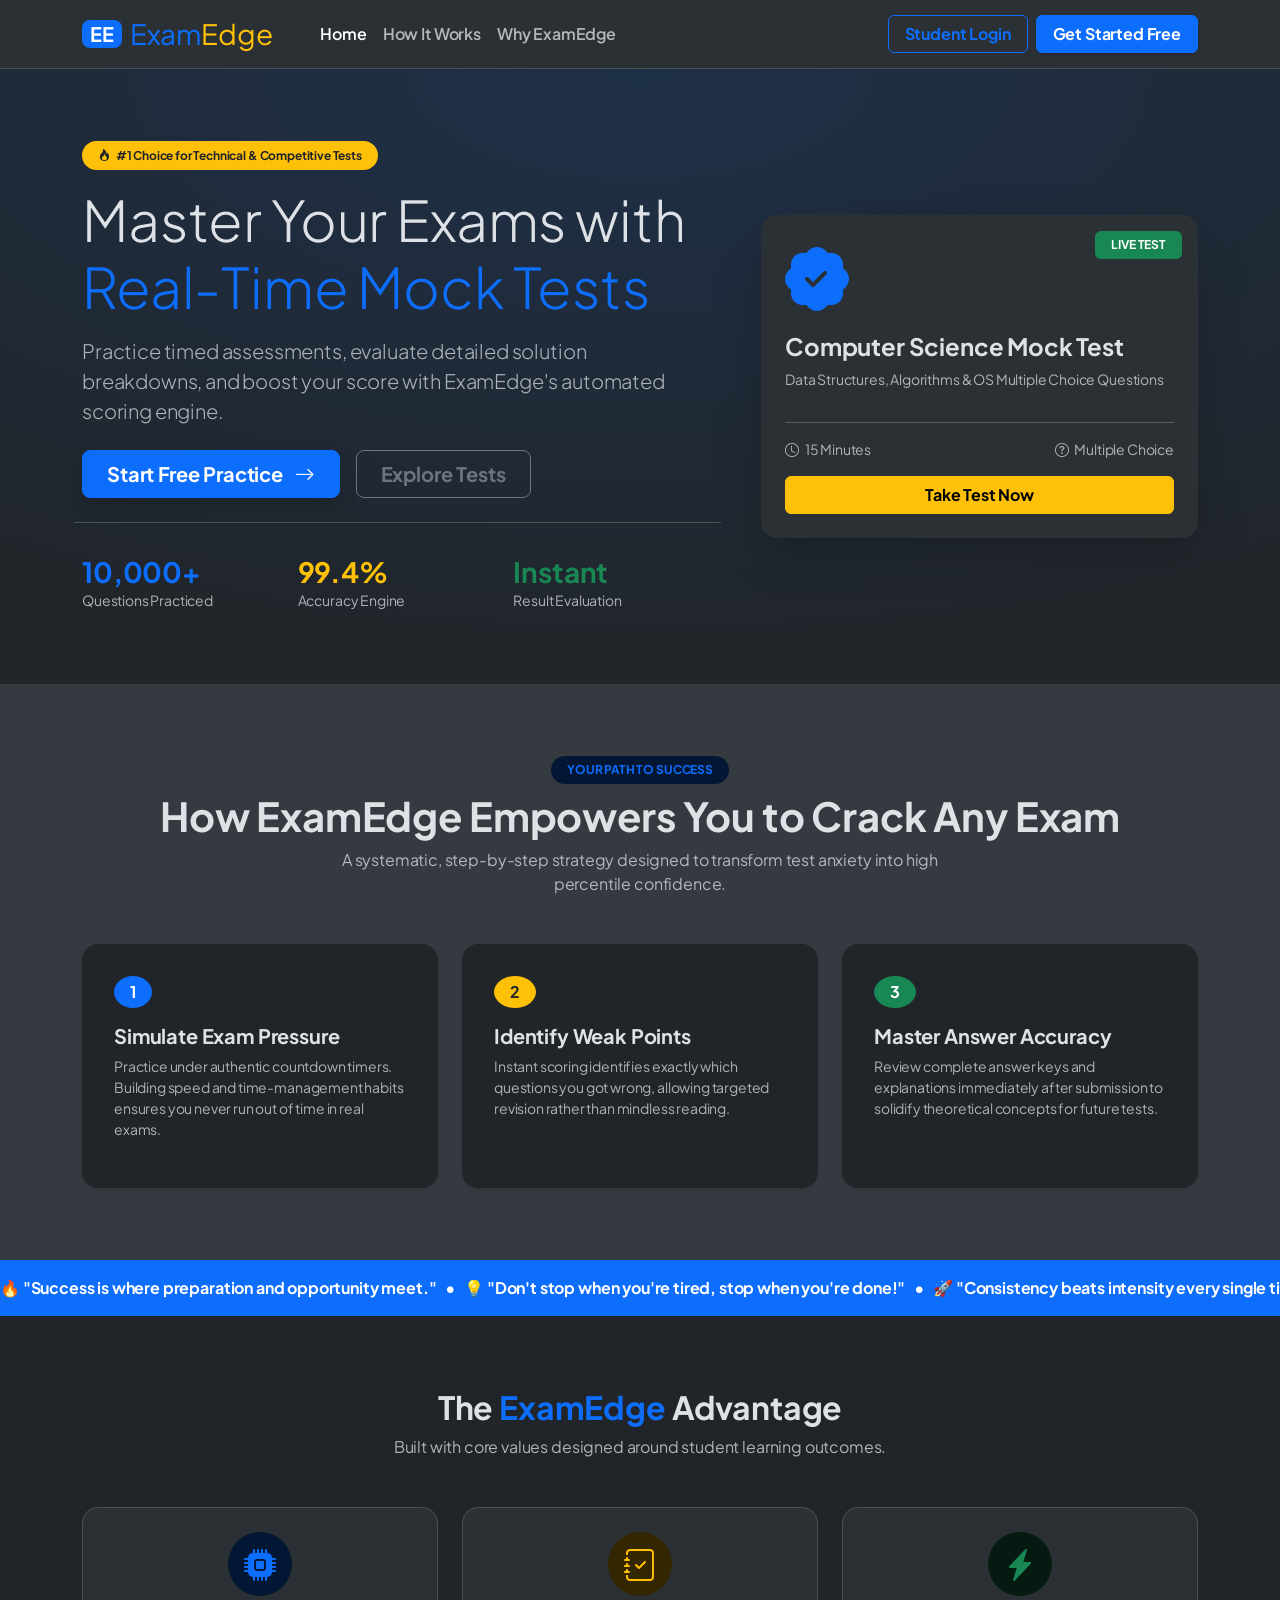
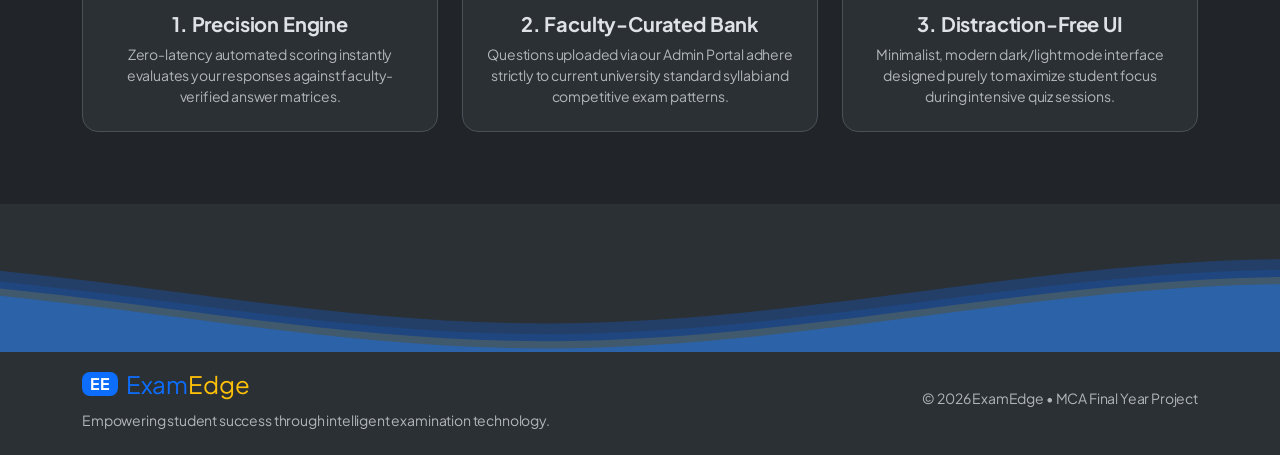
<file: index.html>
<!DOCTYPE html>
<html lang="en" data-bs-theme="dark">
<head>
  <meta charset="UTF-8">
  <meta name="viewport" content="width=device-width, initial-scale=1.0">
  <title>ExamEdge - India's Premier Online Test & Quiz Platform</title>
  <!-- Bootstrap 5 CSS -->
  <link href="https://cdn.jsdelivr.net/npm/bootstrap@5.3.2/dist/css/bootstrap.min.css" rel="stylesheet">
  <!-- Bootstrap Icons -->
  <link href="https://cdn.jsdelivr.net/npm/bootstrap-icons@1.11.1/font/bootstrap-icons.css" rel="stylesheet">
  <link rel="stylesheet" href="css/style.css">
</head>
<body>

  <!-- Navbar -->
  <nav class="navbar navbar-expand-lg border-bottom sticky-top bg-body-tertiary">
    <div class="container">
      <a class="navbar-brand fw-extrabold text-primary d-flex align-items-center gap-2 fs-3" href="index.html">
        <span class="badge bg-primary text-white rounded-3 px-2 py-1 fs-5">EE</span>
        <span>Exam<span class="text-warning">Edge</span></span>
      </a>
      <button class="navbar-toggler" type="button" data-bs-toggle="collapse" data-bs-target="#navbarNav">
        <span class="navbar-toggler-icon"></span>
      </button>
      <div class="collapse navbar-collapse" id="navbarNav">
        <ul class="navbar-nav me-auto ms-lg-4 mb-2 mb-lg-0 fw-semibold">
          <li class="nav-item"><a class="nav-link active" href="index.html">Home</a></li>
          <li class="nav-item"><a class="nav-link" href="#how-it-works">How It Works</a></li>
          <li class="nav-item"><a class="nav-link" href="#qualities">Why ExamEdge</a></li>
        </ul>
        <div class="d-flex gap-2" id="navAuthBtns">
          <a href="login.html" class="btn btn-outline-primary fw-bold px-3">Student Login</a>
          <a href="register.html" class="btn btn-primary fw-bold px-3 shadow-sm">Get Started Free</a>
        </div>
      </div>
    </div>
  </nav>

  <!-- ================= SECTION 1: HERO SECTION ================= -->
  <section class="py-5 bg-gradient-hero">
    <div class="container py-lg-4">
      <div class="row align-items-center g-5">
        <div class="col-lg-7">
          <span class="badge bg-warning text-dark mb-3 px-3 py-2 rounded-pill fw-bold">
            <i class="bi bi-fire me-1"></i> #1 Choice for Technical & Competitive Tests
          </span>
          <h1 class="display-4 fw-extrabold mb-3">
            Master Your Exams with <span class="text-primary">Real-Time Mock Tests</span>
          </h1>
          <p class="lead text-muted mb-4 pe-lg-4">
            Practice timed assessments, evaluate detailed solution breakdowns, and boost your score with ExamEdge's automated scoring engine.
          </p>
          <div class="d-flex flex-wrap gap-3">
            <a href="register.html" class="btn btn-primary btn-lg px-4 fw-bold shadow">
              Start Free Practice <i class="bi bi-arrow-right ms-2"></i>
            </a>
            <a href="login.html" class="btn btn-outline-secondary btn-lg px-4 fw-bold">
              Explore Tests
            </a>
          </div>

          <!-- Quick Stats -->
          <div class="row g-3 mt-4 pt-3 border-top">
            <div class="col-4">
              <h3 class="fw-bold text-primary m-0">10,000+</h3>
              <small class="text-muted">Questions Practiced</small>
            </div>
            <div class="col-4">
              <h3 class="fw-bold text-warning m-0">99.4%</h3>
              <small class="text-muted">Accuracy Engine</small>
            </div>
            <div class="col-4">
              <h3 class="fw-bold text-success m-0">Instant</h3>
              <small class="text-muted">Result Evaluation</small>
            </div>
          </div>
        </div>

        <div class="col-lg-5 text-center">
          <div class="card border-0 shadow-lg p-4 bg-body-tertiary rounded-4 text-start position-relative">
            <div class="badge bg-success position-absolute top-0 end-0 m-3 px-3 py-2">LIVE TEST</div>
            <i class="bi bi-patch-check-fill text-primary display-3 mb-3"></i>
            <h4 class="fw-bold">Computer Science Mock Test</h4>
            <p class="text-muted small">Data Structures, Algorithms & OS Multiple Choice Questions</p>
            <hr>
            <div class="d-flex justify-content-between text-muted small mb-3">
              <span><i class="bi bi-clock me-1"></i> 15 Minutes</span>
              <span><i class="bi bi-question-circle me-1"></i> Multiple Choice</span>
            </div>
            <a href="register.html" class="btn btn-warning w-100 fw-bold">Take Test Now</a>
          </div>
        </div>
      </div>
    </div>
  </section>

  <!-- ================= SECTION 2: HOW EXAMEDGE HELPS YOU ACE EXAMS ================= -->
  <section id="how-it-works" class="py-5 bg-body-secondary">
    <div class="container py-4">
      <div class="text-center mb-5">
        <span class="badge bg-primary-subtle text-primary mb-2 px-3 py-2 rounded-pill fw-bold">YOUR PATH TO SUCCESS</span>
        <h2 class="display-6 fw-bold">How ExamEdge Empowers You to Crack Any Exam</h2>
        <p class="text-muted col-lg-7 mx-auto">A systematic, step-by-step strategy designed to transform test anxiety into high percentile confidence.</p>
      </div>

      <div class="row g-4">
        <div class="col-md-4">
          <div class="card h-100 border-0 shadow-sm p-3 rounded-4">
            <div class="card-body">
              <div class="badge bg-primary text-white mb-3 fs-6 rounded-circle px-3 py-2">1</div>
              <h5 class="fw-bold">Simulate Exam Pressure</h5>
              <p class="text-muted small">Practice under authentic countdown timers. Building speed and time-management habits ensures you never run out of time in real exams.</p>
            </div>
          </div>
        </div>

        <div class="col-md-4">
          <div class="card h-100 border-0 shadow-sm p-3 rounded-4">
            <div class="card-body">
              <div class="badge bg-warning text-dark mb-3 fs-6 rounded-circle px-3 py-2">2</div>
              <h5 class="fw-bold">Identify Weak Points</h5>
              <p class="text-muted small">Instant scoring identifies exactly which questions you got wrong, allowing targeted revision rather than mindless reading.</p>
            </div>
          </div>
        </div>

        <div class="col-md-4">
          <div class="card h-100 border-0 shadow-sm p-3 rounded-4">
            <div class="card-body">
              <div class="badge bg-success text-white mb-3 fs-6 rounded-circle px-3 py-2">3</div>
              <h5 class="fw-bold">Master Answer Accuracy</h5>
              <p class="text-muted small">Review complete answer keys and explanations immediately after submission to solidify theoretical concepts for future tests.</p>
            </div>
          </div>
        </div>
      </div>
    </div>
  </section>

  <!-- ================= MOTIVATIONAL MARQUEE TICKER ================= -->
  <div class="bg-primary text-white py-3 overflow-hidden shadow-sm">
    <div class="marquee-track fw-bold fs-6">
      <span>🔥 "Success is where preparation and opportunity meet." &nbsp;&nbsp;•&nbsp;&nbsp; 💡 "Don't stop when you're tired, stop when you're done!" &nbsp;&nbsp;•&nbsp;&nbsp; 🚀 "Consistency beats intensity every single time." &nbsp;&nbsp;•&nbsp;&nbsp; 🎯 "Small daily improvements over time lead to stunning exam results!" &nbsp;&nbsp;•&nbsp;&nbsp; </span>
      <span>🔥 "Success is where preparation and opportunity meet." &nbsp;&nbsp;•&nbsp;&nbsp; 💡 "Don't stop when you're tired, stop when you're done!" &nbsp;&nbsp;•&nbsp;&nbsp; 🚀 "Consistency beats intensity every single time." &nbsp;&nbsp;•&nbsp;&nbsp; 🎯 "Small daily improvements over time lead to stunning exam results!" &nbsp;&nbsp;•&nbsp;&nbsp; </span>
    </div>
  </div>

  <!-- ================= 3 BRAND QUALITIES ================= -->
  <section id="qualities" class="py-5 bg-body">
    <div class="container py-4">
      <div class="text-center mb-5">
        <h2 class="fw-bold">The <span class="text-primary">ExamEdge</span> Advantage</h2>
        <p class="text-muted">Built with core values designed around student learning outcomes.</p>
      </div>

      <div class="row g-4">
        <!-- Quality 1 -->
        <div class="col-md-4">
          <div class="p-4 rounded-4 bg-body-tertiary border text-center h-100">
            <div class="icon-circle bg-primary-subtle text-primary mb-3 mx-auto">
              <i class="bi bi-cpu-fill fs-2"></i>
            </div>
            <h5 class="fw-bold">1. Precision Engine</h5>
            <p class="text-muted small m-0">Zero-latency automated scoring instantly evaluates your responses against faculty-verified answer matrices.</p>
          </div>
        </div>

        <!-- Quality 2 -->
        <div class="col-md-4">
          <div class="p-4 rounded-4 bg-body-tertiary border text-center h-100">
            <div class="icon-circle bg-warning-subtle text-warning mb-3 mx-auto">
              <i class="bi bi-journal-check fs-2"></i>
            </div>
            <h5 class="fw-bold">2. Faculty-Curated Bank</h5>
            <p class="text-muted small m-0">Questions uploaded via our Admin Portal adhere strictly to current university standard syllabi and competitive exam patterns.</p>
          </div>
        </div>

        <!-- Quality 3 -->
        <div class="col-md-4">
          <div class="p-4 rounded-4 bg-body-tertiary border text-center h-100">
            <div class="icon-circle bg-success-subtle text-success mb-3 mx-auto">
              <i class="bi bi-lightning-charge-fill fs-2"></i>
            </div>
            <h5 class="fw-bold">3. Distraction-Free UI</h5>
            <p class="text-muted small m-0">Minimalist, modern dark/light mode interface designed purely to maximize student focus during intensive quiz sessions.</p>
          </div>
        </div>
      </div>
    </div>
  </section>

  <!-- ================= FOOTER WITH ANIMATED WAVES ================= -->
  <footer class="footer-wave-wrapper bg-body-tertiary pt-5 position-relative overflow-hidden">
    <!-- SVG Animated Wave -->
    <div class="waves-container">
      <svg class="waves" xmlns="http://www.w3.org/2000/svg" xmlns:xlink="http://www.w3.org/1999/xlink"
      viewBox="0 24 150 28" preserveAspectRatio="none" shape-rendering="auto">
        <defs>
          <path id="gentle-wave" d="M-160 44c30 0 58-18 88-18s 58 18 88 18 58-18 88-18 58 18 88 18 v44h-352z" />
        </defs>
        <g class="parallax">
          <use xlink:href="#gentle-wave" x="48" y="0" fill="rgba(13, 110, 253, 0.25)" />
          <use xlink:href="#gentle-wave" x="48" y="3" fill="rgba(13, 110, 253, 0.15)" />
          <use xlink:href="#gentle-wave" x="48" y="5" fill="rgba(255, 193, 7, 0.15)" />
          <use xlink:href="#gentle-wave" x="48" y="7" fill="rgba(13, 110, 253, 0.4)" />
        </g>
      </svg>
    </div>

    <!-- Footer Content -->
    <div class="container py-4 position-relative" style="z-index: 2;">
      <div class="row g-4 align-items-center">
        <div class="col-md-6 text-center text-md-start">
          <a class="fw-extrabold text-primary d-inline-flex align-items-center gap-2 fs-4 mb-2 text-decoration-none" href="#">
            <span class="badge bg-primary text-white rounded-3 px-2 py-1 fs-6">EE</span>
            <span>Exam<span class="text-warning">Edge</span></span>
          </a>
          <p class="text-muted small m-0">Empowering student success through intelligent examination technology.</p>
        </div>
        <div class="col-md-6 text-center text-md-end">
          <p class="mb-0 text-muted small">© 2026 ExamEdge • MCA Final Year Project</p>
        </div>
      </div>
    </div>
  </footer>

  <!-- Bootstrap JS Bundle -->
  <script src="https://cdn.jsdelivr.net/npm/bootstrap@5.3.2/dist/js/bootstrap.bundle.min.js"></script>
  <script src="js/config.js"></script>
  <script>
    const token = localStorage.getItem('token');
    if (token) {
      document.getElementById('navAuthBtns').innerHTML = `
        <a href="dashboard.html" class="btn btn-primary fw-bold px-4">Go to Dashboard <i class="bi bi-arrow-right ms-1"></i></a>
      `;
    }
  </script>
</body>
</html>
</file>
<file: css/style.css>
/* ==========================================================================
   ExamEdge Student Portal Custom Stylesheet (Testbook / Adda247 Theme)
   ========================================================================== */

/* Font & Core Resets */
@import url('https://fonts.googleapis.com/css2?family=Plus+Jakarta+Sans:wght@400;500;600;700;800&display=swap');

body {
  font-family: 'Plus Jakarta Sans', system-ui, -apple-system, sans-serif;
  letter-spacing: -0.01em;
}

/* --------------------------------------------------------------------------
   Hero & Background Gradients
   -------------------------------------------------------------------------- */
.bg-gradient-hero {
  background: radial-gradient(100% 100% at 50% 0%, rgba(13, 110, 253, 0.15) 0%, rgba(0, 0, 0, 0) 100%);
}

/* --------------------------------------------------------------------------
   Card & Interactive Components
   -------------------------------------------------------------------------- */
.card {
  transition: transform 0.25s ease, box-shadow 0.25s ease, border-color 0.25s ease;
}

.card:hover {
  transform: translateY(-4px);
  box-shadow: 0 12px 24px -10px rgba(0, 0, 0, 0.3) !important;
}

/* Feature Icon Wrappers */
.feature-icon {
  width: 56px;
  height: 56px;
  display: inline-flex;
  align-items: center;
  justify-content: center;
  border-radius: 12px;
}

/* Option Buttons in Timed Quiz Runner */
.btn-outline-secondary:hover {
  background-color: rgba(255, 255, 255, 0.05);
  border-color: rgba(255, 255, 255, 0.2);
}

/* --------------------------------------------------------------------------
   Animations
   -------------------------------------------------------------------------- */
@keyframes pulseDanger {
  0% {
    transform: scale(1);
    box-shadow: 0 0 0 0 rgba(220, 53, 69, 0.7);
  }
  70% {
    transform: scale(1.03);
    box-shadow: 0 0 0 10px rgba(220, 53, 69, 0);
  }
  100% {
    transform: scale(1);
    box-shadow: 0 0 0 0 rgba(220, 53, 69, 0);
  }
}

.animate-pulse {
  animation: pulseDanger 1.5s infinite;
}

/* --------------------------------------------------------------------------
   Custom Scrollbar
   -------------------------------------------------------------------------- */
::-webkit-scrollbar {
  width: 8px;
}

::-webkit-scrollbar-track {
  background: rgba(0, 0, 0, 0.1);
}

::-webkit-scrollbar-thumb {
  background: rgba(108, 117, 125, 0.4);
  border-radius: 4px;
}

::-webkit-scrollbar-thumb:hover {
  background: rgba(108, 117, 125, 0.7);
}

/* --------------------------------------------------------------------------
   Motivational Marquee Ticker
   -------------------------------------------------------------------------- */
.marquee-track {
  display: flex;
  white-space: nowrap;
  animation: marquee 25s linear infinite;
}

@keyframes marquee {
  0% { transform: translateX(0%); }
  100% { transform: translateX(-50%); }
}

/* --------------------------------------------------------------------------
   Brand Qualities Icon Circles
   -------------------------------------------------------------------------- */
.icon-circle {
  width: 64px;
  height: 64px;
  border-radius: 50%;
  display: flex;
  align-items: center;
  justify-content: center;
}

/* --------------------------------------------------------------------------
   Footer Wave Animations
   -------------------------------------------------------------------------- */
.waves-container {
  width: 100%;
  height: 100px;
  overflow: hidden;
  margin-bottom: -10px;
}

.waves {
  position: relative;
  width: 100%;
  height: 100px;
  margin-bottom: -7px;
  min-height: 100px;
  max-height: 150px;
}

.parallax > use {
  animation: move-forever 25s cubic-bezier(.55,.5,.45,.5) infinite;
}
.parallax > use:nth-child(1) {
  animation-delay: -2s;
  animation-duration: 7s;
}
.parallax > use:nth-child(2) {
  animation-delay: -3s;
  animation-duration: 10s;
}
.parallax > use:nth-child(3) {
  animation-delay: -4s;
  animation-duration: 13s;
}
.parallax > use:nth-child(4) {
  animation-delay: -5s;
  animation-duration: 20s;
}

@keyframes move-forever {
  0% { transform: translate3d(-90px,0,0); }
  100% { transform: translate3d(85px,0,0); }
}
</file>
